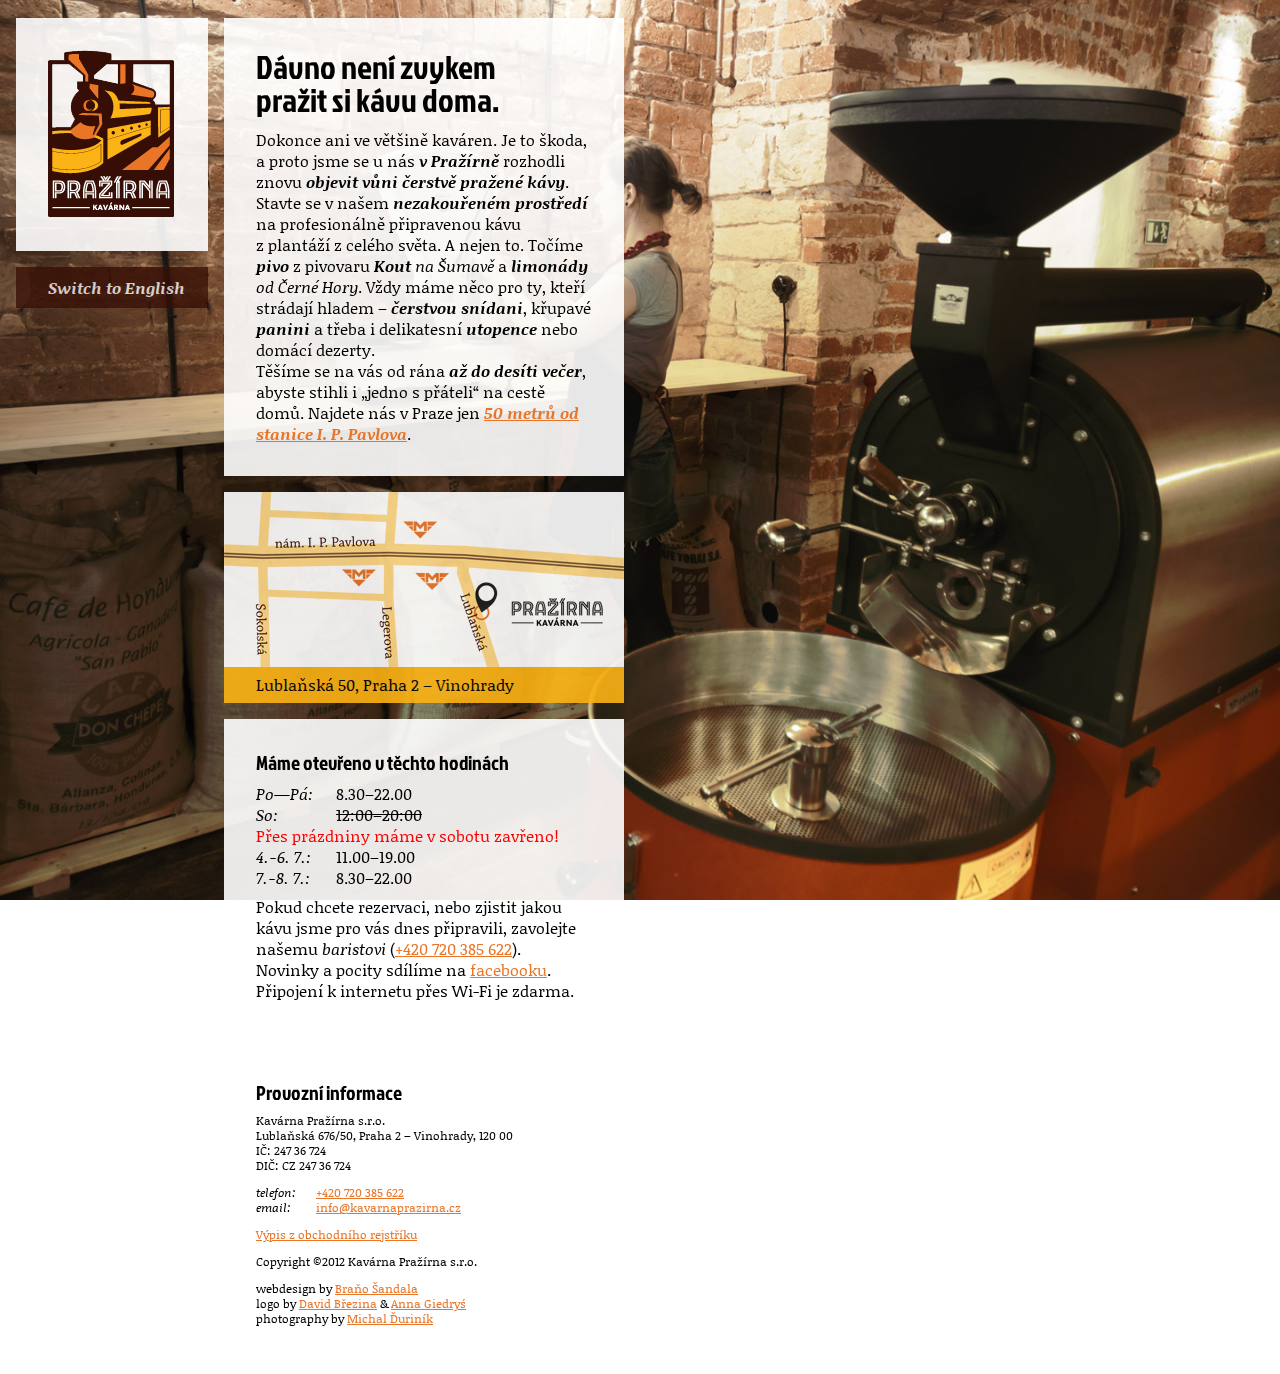
<file: index.html>
<!DOCTYPE HTML>
<html lang="cs-CZ">
<head>
  <meta charset="UTF-8"/>
  <meta name="description" content="Rozhodli jsme se u nás v Pražírně znovu objevit vůni čerstvě pražené kávy. Stavte se v našem nezakouřeném prostředí na profesionálně připravenou kávu z plantáží z celého světa."/>  
  <meta name="author" content="Braňo Šandala (e-mail: surfin.zap@gmail.com)"/>
  <meta name="robots" content="index, follow" />
  <meta name="keywords" content="Kavárna Pražírna, káva, espresso, cappuccino, Praha, Prague, lublaňská, pražení, pražit, bar, točené pivo, Kout na Šumavě, Grena, domací dezerty, snídaně, utopenec, nakládaný hermelín, panini" />  
  
  <meta property="og:title" content="Kavárna Pražírna"/>
  <meta property="og:url" content="http://kavarnaprazirna.cz/"/>
  <meta property="og:image" content="http://www.kavarnaprazirna.cz/img/kavarna-prazirna-og.png"/>
  <meta property="og:site_name" content="Kavárna Pražírna"/>
  <meta property="og:description" content="Rozhodli jsme se u nás v Pražírně znovu objevit vůni čerstvě pražené kávy. Stavte se v našem nezakouřeném prostředí na profesionálně připravenou kávu z plantáží z celého světa."/>


  <title>Kavárna Pražírna</title>
  
  <link rel="stylesheet" href="css/supersized.css" type="text/css" media="screen" />
  <link rel="stylesheet" href="theme/supersized.shutter.css" type="text/css" media="screen" />
  <link rel="stylesheet" href="css/reset.css" type="text/css" media="screen" />
  <link rel="stylesheet" href="css/basic-kp.css" type="text/css" media="screen" />
  
  <script type="text/javascript" src="https://ajax.googleapis.com/ajax/libs/jquery/1.7.2/jquery.min.js"></script>
  <script type="text/javascript" src="js/jquery.easing.min.js"></script>
  
  <script type="text/javascript" src="js/supersized.3.2.7.min.js"></script>
  <script type="text/javascript" src="theme/supersized.shutter.min.js"></script>
  
  <script type="text/javascript">
    
    jQuery(function($){
      
      $.supersized({
      
        // Functionality
        slide_interval          :   10000,    // Length between transitions
        transition              :   1,       // 0-None, 1-Fade, 2-Slide Top, 3-Slide Right, 4-Slide Bottom, 5-Slide Left, 6-Carousel Right, 7-Carousel Left
        transition_speed    :  1000,    // Speed of transition
                               
        // Components              
        slide_links        :  'blank',  // Individual links for each slide (Options: false, 'num', 'name', 'blank')
        slides           :    [      // Slideshow Images
                          {image : 'img/bg1.jpg'},  
                          {image : 'img/bg2.jpg'},
                          {image : 'img/bg3.jpg'},
                        ]
        
      });
      });
      
  </script>
    
</head>
  

<body>
  <!-- Google Analytics -->
  <script>
  (function(i,s,o,g,r,a,m){i['GoogleAnalyticsObject']=r;i[r]=i[r]||function(){
  (i[r].q=i[r].q||[]).push(arguments)},i[r].l=1*new Date();a=s.createElement(o),
  m=s.getElementsByTagName(o)[0];a.async=1;a.src=g;m.parentNode.insertBefore(a,m)
  })(window,document,'script','//www.google-analytics.com/analytics.js','ga');

  ga('create', 'UA-33297157-1', 'kavarnaprazirna.cz');
  ga('send', 'pageview');

</script>
  <script type="text/javascript">
  
    var _gaq = _gaq || [];
    _gaq.push(['_setAccount', 'UA-31430822-1']);
    _gaq.push(['_trackPageview']);
  
    (function() {
      var ga = document.createElement('script'); ga.type = 'text/javascript'; ga.async = true;
      ga.src = ('https:' == document.location.protocol ? 'https://ssl' : 'http://www') + '.google-analytics.com/ga.js';
      var s = document.getElementsByTagName('script')[0]; s.parentNode.insertBefore(ga, s);
    })();
  
  </script>


  <div id="layout-para">
    <h1>Kavárna Pražírna</h1>
    <a href="http://kavarnaprazirna.cz/"><img src="img/kavarna-prazirna.png" alt="Kavárna Pražírna" /></a> 
    <div class="language"><a href="en/">Switch to English</a></div>
  </div>  
  
  <div id="layout-content">
    <div class="intro">
      <h2>Dávno není zvykem <br/>pražit si kávu doma. </h2>
      <p>Dokonce ani ve většině kaváren. Je to škoda, a&nbsp;proto jsme se u nás <em>v Pražírně</em> rozhodli znovu <em>objevit vůni čerstvě pražené kávy</em>.</p>
      <p>Stavte se v našem <em>nezakouřeném prostředí</em> na profesionálně připravenou kávu z&nbsp;plantáží z celého světa. A nejen to. Točíme <em>pivo</em> z&nbsp;pivovaru <em>Kout</em> <i>na Šumavě</i> a&nbsp;<em>limonády</em> <i>od Černé Hory</i>. Vždy máme něco pro ty, kteří strádají hladem – <em>čerstvou snídani</em>, křupavé <em>panini</em> a třeba i&nbsp;delikatesní <em>utopence</em> nebo domácí dezerty.</p> 
      <p>Těšíme se na vás od rána <em>až do desíti večer</em>, abyste stihli i&nbsp;„jedno s&nbsp;přáteli“ na cestě domů. Najdete nás v&nbsp;Praze jen <a href="http://mapy.cz/s/45wS" target="_blank" onClick="_gaq.push(['_trackPageview', '/cz/map/link']);" ><em>50&nbsp;metrů od stanice I.&nbsp;P.&nbsp;Pavlova</em></a>.</p>
    </div>
    
    
      <figure>
        <a href="http://mapy.cz/s/45wS" target="_blank" onClick="_gaq.push(['_trackPageview', '/cz/map/img']);">


           <img src="img/prazirna-mapa.png" alt="Kavárna Pražírna na mapě"/>
            <figcaption>
            Lublaňská 50, Praha 2 – Vinohrady
          </figcaption>     

        </a>  
      </figure>
    
    
    <div class="casual">
      <h2> Máme otevřeno v těchto hodinách</h2>
      <h2>  </h2>
      <dl>
        <dt>Po—Pá:</dt>
        <dd>8.30–22.00</dd>

        <dt>So:</dt>
        <del> <dd>12:00–20:00</dd>  </del>     <!-- pro preskrtnuti pridat dely <del> a </del>-->
        <font color="red">Přes prázdniny máme v sobotu zavřeno!</font>
      
        <dt>4.-6. 7.:</dt>
        <dd>11.00–19.00</dd>       
        <dt>7.-8. 7.:</dt>
        <dd>8.30–22.00</dd>            
      </dl>  

      <p>Pokud chcete rezervaci, nebo zjistit  jakou kávu jsme pro vás dnes připravili, zavolejte našemu <i>baristovi</i> (<a href="tel:+420720385622">+420&nbsp;720&nbsp;385&nbsp;622</a>).</p>
      <p>Novinky a pocity sdílíme na <a href="https://www.facebook.com/kavarna.prazirna" target="_blank">facebooku</a>.</p>
      <p>Připojení k internetu přes Wi-Fi je zdarma.</p>      
    </div>
    
    


    <div class="casual contact">
      <h2>Provozní informace</h2>
      
      <address>
        Kavárna Pražírna s.r.o.<br/>
        Lublaňská 676/50, Praha 2 – Vinohrady, 120 00<br/>
        IČ: 247 36 724<br/>
        DIČ: CZ 247 36 724      
      </address>
      
      
      <dl>
        <dt>telefon:</dt>
        <dd><a href="tel:+420720385622">+420 720 385 622</a></dd>
        
        <dt>email:</dt>
        <dd><a href="mailto:info@kavarnaprazirna.cz">info@kavarnaprazirna.cz</a></dd>        
      </dl>
      
      <p class="single-info"><a href="https://or.justice.cz/ias/ui/rejstrik-dotaz?dotaz=kavarna+prazirna" target="_blank">Výpis z obchodního rejstříku</a></p>
      
      <p class="single-info">Copyright ©2012   Kavárna Pražírna s.r.o.</p>
      
      <p>webdesign by <a href="http://www.behance.net/brano/frame" target="_blank">Braňo Šandala</a></p>
      <p>logo by <a href='http://davi.cz' target="_blank">David Březina</a> & <a href='http://ancymonic.com' target="_blank">Anna Giedryś</a></p>
      <p>photography by <a href='http://www.shutterstock.com/gallery-89605p1.html' target="_blank">Michal Ďuriník</a></p>
     
    </div>
    
  </div>




</body>

  <!-- Credits – revolving background
    Supersized - Fullscreen Slideshow jQuery Plugin
    Version : 3.2.7
    Site  : www.buildinternet.com/project/supersized
    
    Author  : Sam Dunn
    Company : One Mighty Roar (www.onemightyroar.com)
    License : MIT License / GPL License
  -->



</html>
</file>
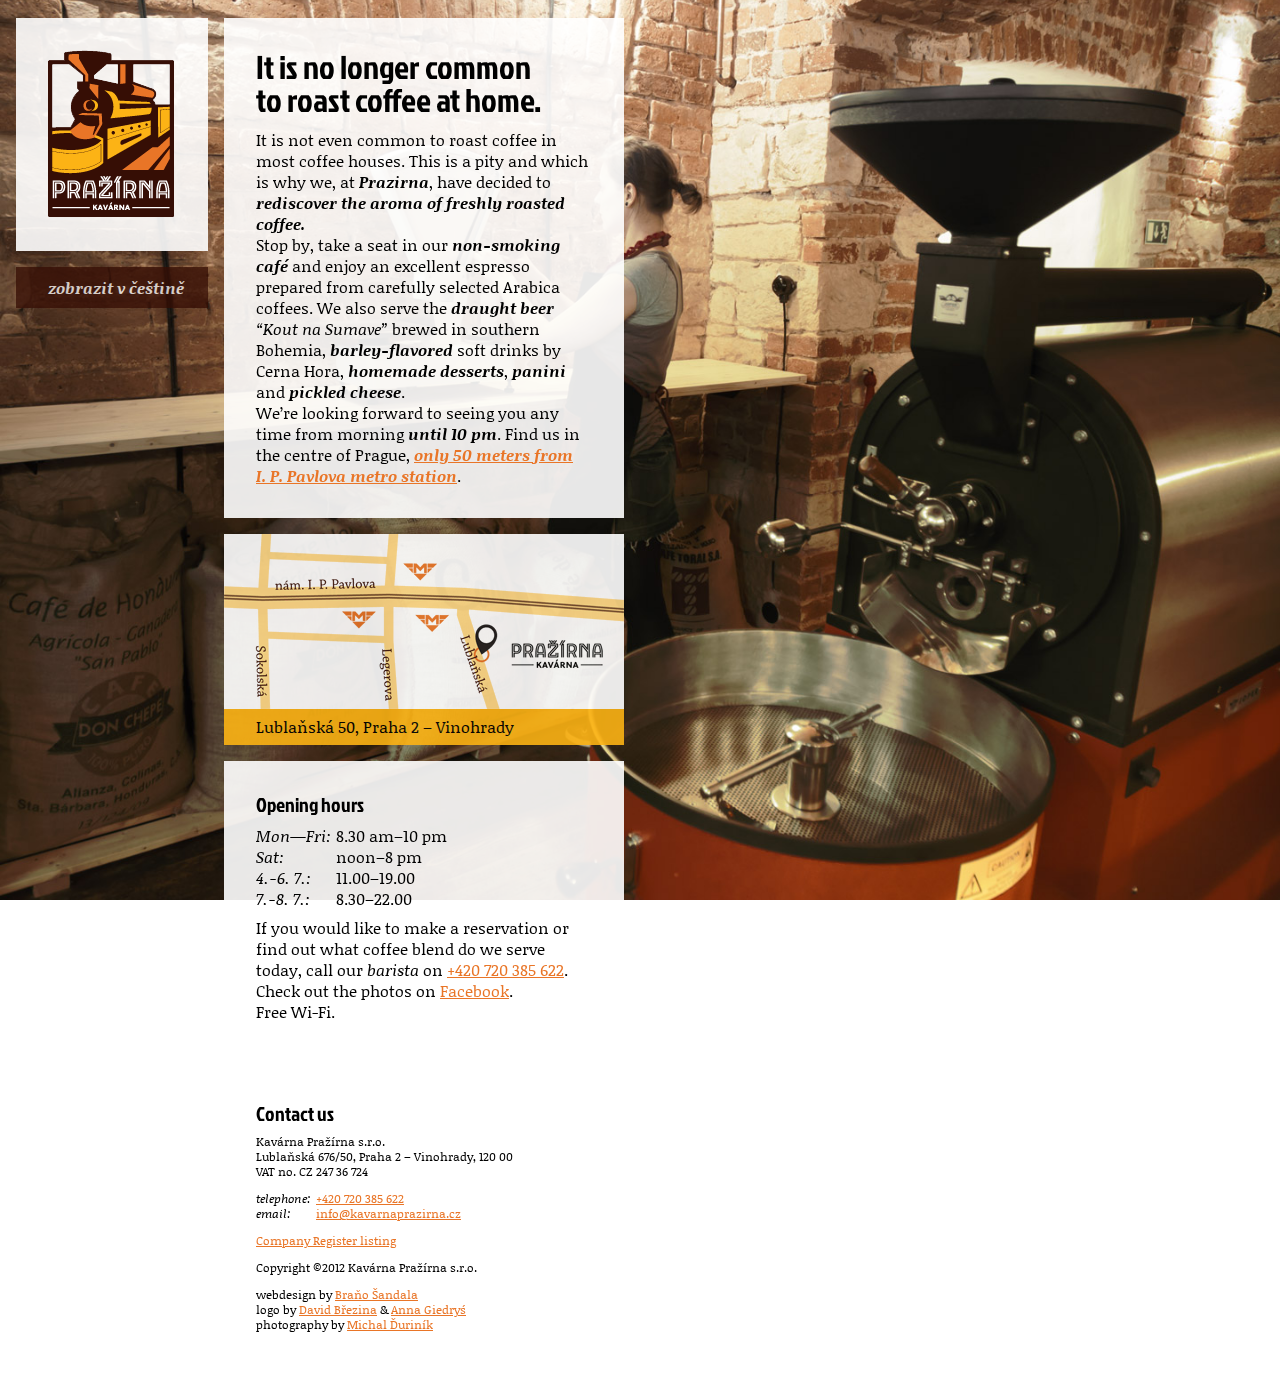
<file: en/index.html>
<!DOCTYPE HTML>
<html lang="en-EN">
<head>
  <meta charset="UTF-8"/>
  <meta name="description" content="We, at Prazirna, have decided to rediscover the aroma of freshly roasted coffee. Stop by, take a seat in our non-smoking café." />
  <meta name="author" content="Bra?o Šandala (e-mail: surfin.zap@gmail.com)"/>
  <meta name="robots" content="index, follow" />
  <meta name="keywords" content="coffee, Prague, lublanska, fresh, espresso, cappuccino, roast, beer on tap, breakfast, desserts, bar" />

  <meta property="og:title" content="Kavárna Pražírna"/>
  <meta property="og:url" content="http://kavarnaprazirna.cz/en/"/>
  <meta property="og:image" content="http://www.kavarnaprazirna.cz/img/kavarna-prazirna-og.png"/>
  <meta property="og:site_name" content="Kavárna Pražírna"/>
  <meta property="og:description" content="We, at Prazirna, have decided to rediscover the aroma of freshly roasted coffee. Stop by, take a seat in our non-smoking café."/>


  <title>Kavárna Pražírna</title>

  <link rel="stylesheet" href="../css/supersized.css" type="text/css" media="screen" />
  <link rel="stylesheet" href="../theme/supersized.shutter.css" type="text/css" media="screen" />
  <link rel="stylesheet" href="../css/reset.css" type="text/css" media="screen" />
  <link rel="stylesheet" href="../css/basic-kp.css" type="text/css" media="screen" />

  <script type="text/javascript" src="https://ajax.googleapis.com/ajax/libs/jquery/1.7.2/jquery.min.js"></script>
  <script type="text/javascript" src="../js/jquery.easing.min.js"></script>

  <script type="text/javascript" src="../js/supersized.3.2.7.min.js"></script>
  <script type="text/javascript" src="../theme/supersized.shutter.min.js"></script>

  <script type="text/javascript">

    jQuery(function($){

      $.supersized({

        // Functionality
        slide_interval          :   10000,    // Length between transitions
        transition              :   1,       // 0-None, 1-Fade, 2-Slide Top, 3-Slide Right, 4-Slide Bottom, 5-Slide Left, 6-Carousel Right, 7-Carousel Left
        transition_speed    :  1000,    // Speed of transition

        // Components
        slide_links        :  'blank',  // Individual links for each slide (Options: false, 'num', 'name', 'blank')
        slides           :    [      // Slideshow Images
                          {image : '../img/bg1.jpg'},
                          {image : '../img/bg2.jpg'},
                          {image : '../img/bg3.jpg'},
                        ]

      });
      });

  </script>

</head>


<body>

  <!-- Google Analytics -->
  <script>
  (function(i,s,o,g,r,a,m){i['GoogleAnalyticsObject']=r;i[r]=i[r]||function(){
  (i[r].q=i[r].q||[]).push(arguments)},i[r].l=1*new Date();a=s.createElement(o),
  m=s.getElementsByTagName(o)[0];a.async=1;a.src=g;m.parentNode.insertBefore(a,m)
  })(window,document,'script','//www.google-analytics.com/analytics.js','ga');

  ga('create', 'UA-33297157-1', 'kavarnaprazirna.cz');
  ga('send', 'pageview');
</script>
  <script type="text/javascript">

    var _gaq = _gaq || [];
    _gaq.push(['_setAccount', 'UA-31430822-1']);
    _gaq.push(['_trackPageview']);

    (function() {
      var ga = document.createElement('script'); ga.type = 'text/javascript'; ga.async = true;
      ga.src = ('https:' == document.location.protocol ? 'https://ssl' : 'http://www') + '.google-analytics.com/ga.js';
      var s = document.getElementsByTagName('script')[0]; s.parentNode.insertBefore(ga, s);
    })();

  </script>

  <div id="layout-para">
    <h1>Kavárna Pražírna</h1>
    <a href="http://kavarnaprazirna.cz/en/"><img src="../img/kavarna-prazirna.png" alt="Kavárna Pražírna" /></a>
    <div class="language"><a href="http://kavarnaprazirna.cz/">zobrazit v češtině</a></div>
  </div>

  <div id="layout-content">
    <div class="intro">
      <h2>It is no longer common </br>to roast coffee at home.</h2>


<p>It is not even common to roast coffee in most coffee houses. This is a pity and which is why we, at <em>Prazirna</em>, have decided to <em>rediscover the aroma of freshly roasted coffee.</em></p>
<p>Stop by, take a seat in our <em>non-smoking café</em> and enjoy an excellent espresso prepared from carefully selected Arabica coffees. We also serve the <em>draught beer</em> <i>“Kout na Sumave”</i> brewed in southern Bohemia, <em>barley-flavored</em> soft drinks by Cerna Hora, <em>homemade desserts</em>, <em>panini</em> and <em>pickled cheese</em>.</p>
<p>We’re looking forward to seeing you any time from morning <em>until 10 pm</em>. Find us in the centre of Prague, <a href="http://goo.gl/maps/PAAn" target="_blank" onClick="_gaq.push(['_trackPageview', '/en/map/link']);"><em>only 50 meters from I.&nbsp;P.&nbsp;Pavlova metro station</em></a>.</p>


    </div>


      <figure>
        <a href="http://goo.gl/maps/PAAn" target="_blank" onClick="_gaq.push(['_trackPageview', '/en/map/img']);">


           <img src="../img/prazirna-mapa.png" alt="Kavárna Pražírna na map?"/>
            <figcaption>
            Lublaňská 50, Praha 2 – Vinohrady
          </figcaption>

        </a>
      </figure>


    <div class="casual">
      <h2>Opening hours</h2>
      <h2> </h2>
      <dl>
        <dt>Mon—Fri:</dt>
        <dd>8.30 am–10 pm</dd>

        <dt>Sat:</dt>
        <dd>noon–8 pm</dd> <!-- <dd><del>noon–8 pm</del></dd> -->
        <!--<font color="red">  Closed on Saturdays until end of August </font>-->

        <dt>4.-6. 7.:</dt>
        <dd>11.00–19.00</dd>       
        <dt>7.-8. 7.:</dt>
        <dd>8.30–22.00</dd>           
      </dl>

      <p>If you would like to make a reservation or find out what coffee blend do we serve today, call our <i>barista</i> on <a href="tel:+420720385622">+420&nbsp;720&nbsp;385&nbsp;622</a>.</p>
      <p>Check out the photos on <a href="https://www.facebook.com/kavarna.prazirna/photos" target="_blank">Facebook</a>.</p>
      <p>Free Wi-Fi.</p>
    </div>




    <div class="casual contact">
      <h2>Contact us</h2>

      <address>
        Kavárna Pražírna s.r.o.<br/>
        Lublaňská 676/50, Praha 2 – Vinohrady, 120 00<br/>
        VAT no. CZ 247 36 724
      </address>


      <dl>
        <dt>telephone:</dt>
        <dd><a href="tel:+420720385622">+420 720 385 622</a></dd>

        <dt>email:</dt>
        <dd><a href="mailto:info@kavarnaprazirna.cz">info@kavarnaprazirna.cz</a></dd>
      </dl>

      <p class="single-info"><a href="https://or.justice.cz/ias/ui/rejstrik-dotaz?dotaz=kavarna+prazirna" target="_blank">Company Register listing</a></p>

      <p class="single-info">Copyright ©2012   Kavárna Pražírna s.r.o.</p>

      <p>webdesign by <a href="http://www.behance.net/brano/frame" target="_blank">Braňo Šandala</a></p>
      <p>logo by <a href='http://davi.cz' target="_blank">David Březina</a> & <a href='http://ancymonic.com' target="_blank">Anna Giedryś</a></p>
      <p>photography by <a href='http://www.shutterstock.com/gallery-89605p1.html' target="_blank">Michal Ďuriník</a></p>

    </div>

  </div>




</body>

  <!-- Credits – revolving background
    Supersized - Fullscreen Slideshow jQuery Plugin
    Version : 3.2.7
    Site  : www.buildinternet.com/project/supersized

    Author  : Sam Dunn
    Company : One Mighty Roar (www.onemightyroar.com)
    License : MIT License / GPL License
  -->

</html>
</file>
<file: css/basic-kp.css>
/**base colors
 *
 * orange #fcb315  
 * brick  #e97527
 * brown  #360e05
 * white #fff 
 * black #000 
 */

@import url(http://fonts.googleapis.com/css?family=Noticia+Text:400,400italic,700italic|Jockey+One&subset=latin,latin-ext);
 
 /*
 *  bg define somewhere else
 **/ 
 body{
  background-color: #ffffff;
  
  width: 624px;

  font-size: 1em;
  line-height: 1.313em;  
  font-family: 'Noticia Text', serif;
  color: #000;
}

/*
* logo and language button, and main title
*/

#layout-para h1 {
  display: none; 
}

#layout-para {
  padding: 18px 16px 0px 16px;
  width: 192px;
  position: fixed;
}

#layout-para > a {
    background-image: url("../img/white-90.png");
    display: block;
    padding: 28px 32px 30px 32px;
}


#layout-para .language > a {
  display: block;
  padding: 10px 16px 10px 32px;
  margin-top: 16px;
  
  background-color: #360e05;

  color: #fff;
  text-decoration: none;
  font-weight: 700;
  font-style: italic;

  filter: alpha(opacity=75);
  opacity: 0.75;

}

#layout-para .language > a:hover {
  filter: alpha(opacity=100);
  opacity: 1;  
}


/*
* content
*/
#layout-content {
  width: 400px;
  display: block;
  float: right;
  margin-top: 18px;
}

#layout-content figure{
  filter: alpha(opacity=90);
  opacity: 0.90;
} 

#layout-content figure:hover{
  filter: alpha(opacity=100);
  opacity: 1;
}  


#layout-content figcaption {
  background-color: #fcb315;
  margin: -5px 0px 16px 0px;
  color: #000;
  padding: 8px 32px;
  display: block;
}

#layout-content figure a {
  text-decoration: none;
}




/*
* modules
*/  
.intro, .casual{
  padding: 32px;
  background-image: url('../img/white-90.png');
  margin-bottom: 16px;
  
}

.intro h2 {
  font-family: 'Jockey One',sans-serif;
  font-size: 2.09rem;
  line-height: 1em;
  margin-bottom: 0.73rem;  
}
    
    
.intro i, .casual i{
    font-style: italic;
}
.intro em {
    font-weight: bold;
    font-style: italic;
}

.casual h2 {
  font-family: 'Jockey One',sans-serif;
  font-size: 1.25em;
  line-height: 1.1em;
  margin-bottom: 0.5em;
}
.casual dt {
    float: left;
    width: 5em;
    font-style: italic;
}
.casual dl {
    margin-bottom: 0.5em;
} 

.intro a, .casual a {
  color: #e97527; 
}

.intro a:visited, .casual a:visited {
  color: #360e05; 
}

.intro a:hover, .casual a:hover{
  background-color: #e97527;
  color: #fff;
  text-decoration: none;  
}   

.contact address, .contact dl{
    font-size: 0.75rem;
    line-height: 1.25;
    margin-bottom: 1em;
}

.contact p{
    font-size: 0.75rem;
    line-height: 1.25;
}

.contact p.single-info{
  margin-bottom: 1em;
}
</file>
<file: css/supersized.css>
/*

	Supersized - Fullscreen Slideshow jQuery Plugin
	Version : 3.2.7
	Site	: www.buildinternet.com/project/supersized
	
	Author	: Sam Dunn
	Company : One Mighty Roar (www.onemightyroar.com)
	License : MIT License / GPL License
	
*/

* { margin:0; padding:0; }
body { height:100%; }
	img { border:none; }
	
	#supersized-loader { position:absolute; top:50%; left:50%; z-index:0; width:60px; height:60px; margin:-30px 0 0 -30px; text-indent:-999em; background:url(../img/progress.gif) no-repeat center center;}
	
	#supersized {  display:block; position:fixed; left:0; top:0; overflow:hidden; z-index:-999; height:100%; width:100%; }
		#supersized img { width:auto; height:auto; position:relative; display:none; outline:none; border:none; }
			#supersized.speed img { -ms-interpolation-mode:nearest-neighbor; image-rendering: -moz-crisp-edges; }	/*Speed*/
			#supersized.quality img { -ms-interpolation-mode:bicubic; image-rendering: optimizeQuality; }			/*Quality*/
		
		#supersized li { display:block; list-style:none; z-index:-30; position:fixed; overflow:hidden; top:0; left:0; width:100%; height:100%; }
		#supersized a { width:100%; height:100%; display:block; }
			#supersized li.prevslide { z-index:-20; }
			#supersized li.activeslide { z-index:-10; }
			#supersized li.image-loading { background:#111 url(../img/progress.gif) no-repeat center center; width:100%; height:100%; }
				#supersized li.image-loading img{ visibility:hidden; }
			#supersized li.prevslide img, #supersized li.activeslide img{ display:inline; }
</file>
<file: theme/supersized.shutter.css>
/*

	Supersized - Fullscreen Slideshow jQuery Plugin
	Version : 3.2.7
	Site	: www.buildinternet.com/project/supersized
	
	Theme 	: Shutter 1.2
	Author	: Sam Dunn
	Company : One Mighty Roar (www.onemightyroar.com)
	License : MIT License / GPL License
	
*/

	/* Controls Bar
	----------------------------*/
	#controls-wrapper { margin:0 auto; height:42px; width:100%; bottom:0px; left:0; z-index:4; background:url(../img/nav-bg.png) repeat-x; position:fixed; }
		#controls { overflow:hidden; height:100%; position:relative; text-align:left; z-index:5; }
			#slidecounter { float:left; color:#999; font:14px "Helvetica Neue", Helvetica, Arial, sans-serif; text-shadow:#000 0 -1px 0; margin:0px 10px 0 15px; line-height:42px; }
			#slidecaption { overflow:hidden; float:left; color:#FFF; font:400 14px "Helvetica Neue", Helvetica, Arial, sans-serif; text-shadow:#000 1px 1px 2px; margin:0 20px 0 0; line-height:42px; }
			
			#navigation { float:right; margin:0px 20px 0 0; }
				#play-button{ float:left; margin-top:1px;border-right:1px solid #333; background:url('../img/bg-hover.png') repeat-x 0 44px; }
					#play-button:hover{ background-position:0 1px; cursor:pointer; }
				
				#prevslide, #nextslide{ position:absolute; height:43px; width:43px; top:50%; margin-top:-21px; opacity:0.6; }
					#prevslide{ left:10px; background:url('../img/back.png'); }
					#nextslide{ right:10px; background:url('../img/forward.png'); }
						#prevslide:active, #nextslide:active{ margin-top:-19px; }
						#prevslide:hover, #nextslide:hover{ cursor:pointer; }
				
				ul#slide-list{ padding:15px 0; float:left; position:absolute; left:50%; }
					ul#slide-list li{ list-style:none; width:12px; height:12px; float:left; margin:0 5px 0 0; }
						ul#slide-list li.current-slide a, ul#slide-list li.current-slide a:hover{ background-position:0 0px; }
						ul#slide-list li a{ display:block; width:12px; height:12px; background:url('../img/nav-dot.png') no-repeat 0 -24px; }
							ul#slide-list li a:hover{ background-position:0 -12px; cursor:pointer; }
				
				#tray-button{ float:right; margin-top:1px; border-left:1px solid #333; background:url('../img/bg-hover.png') repeat-x 0 44px; }
					#tray-button:hover{ background-position:0 1px; cursor:pointer; }
		
	
	
	/*----TODO delete */
	
	
	/* Progress Bar
	----------------------------*/					
	#progress-back{ z-index:5; position:fixed; bottom:42px; left:0; height:8px; width:100%; background:url('../img/progress-back.png') repeat-x; }
		#progress-bar{ position:relative; height:8px; width:100%; background:url('../img/progress-bar.png') repeat-x; }
	
	
	/* Thumbnail Navigation
	----------------------------*/	
	#nextthumb,#prevthumb { z-index:2; display:none; position:fixed; bottom:61px; height:75px; width:100px; overflow:hidden; background:#ddd; border:1px solid #fff; -webkit-box-shadow:0 0 5px #000; }
		#nextthumb { right:12px; }
		#prevthumb { left:12px; }
			#nextthumb img, #prevthumb img { width:150px; height:auto;  }
			#nextthumb:active, #prevthumb:active { bottom:59px; }
			#nextthumb:hover, #prevthumb:hover { cursor:pointer; }
	
	
	/* Thumbnail Tray
	----------------------------*/			
	#thumb-tray{ position:fixed; z-index:3; bottom:0; left:0; background:url(../img/bg-black.png); height:150px; width:100%; overflow:hidden; text-align:center; -moz-box-shadow: 0px 0px 4px #000; -webkit-box-shadow: 0px 0px 4px #000; box-shadow: 0px 0px 4px #000; }
		
		#thumb-back, #thumb-forward{ position:absolute; z-index:5; bottom:42px; height:108px; width:40px; }
			#thumb-back{ left:0; background: url('../img/thumb-back.png') no-repeat center center;}
			#thumb-forward{ right:0; background:url('../img/thumb-forward.png') no-repeat center center;}
				#thumb-back:hover, #thumb-forward:hover{ cursor:pointer; background-color:rgba(256,256,256, 0.1); }
					#thumb-back:hover{ border-right:1px solid rgba(256,256,256, 0.2); }
					#thumb-forward:hover{ border-left:1px solid rgba(256,256,256, 0.2); }
		
		
		ul#thumb-list{ display:inline-block; list-style:none; position:relative; left:0px; padding:0 0px; }
			ul#thumb-list li{ background:#111; list-style:none; display:inline; width:150px; height:108px; overflow:hidden; float:left; margin:0; }
				ul#thumb-list li img { width:200px; height:auto; opacity:0.5; -ms-filter: "progid:DXImageTransform.Microsoft.Alpha(Opacity=60)"; filter:alpha(opacity=60); -webkit-transition: all 100ms ease-in-out; -moz-transition: all 100ms ease-in-out; -o-transition: all 100ms ease-in-out; -ms-transition: all 100ms ease-in-out; transition: all 100ms ease-in-out; }
				ul#thumb-list li.current-thumb img, ul#thumb-list li:hover img{ opacity:1; -ms-filter: "progid:DXImageTransform.Microsoft.Alpha(Opacity=100)"; filter:alpha(opacity=100); }
				ul#thumb-list li:hover{ cursor:pointer; }
</file>
